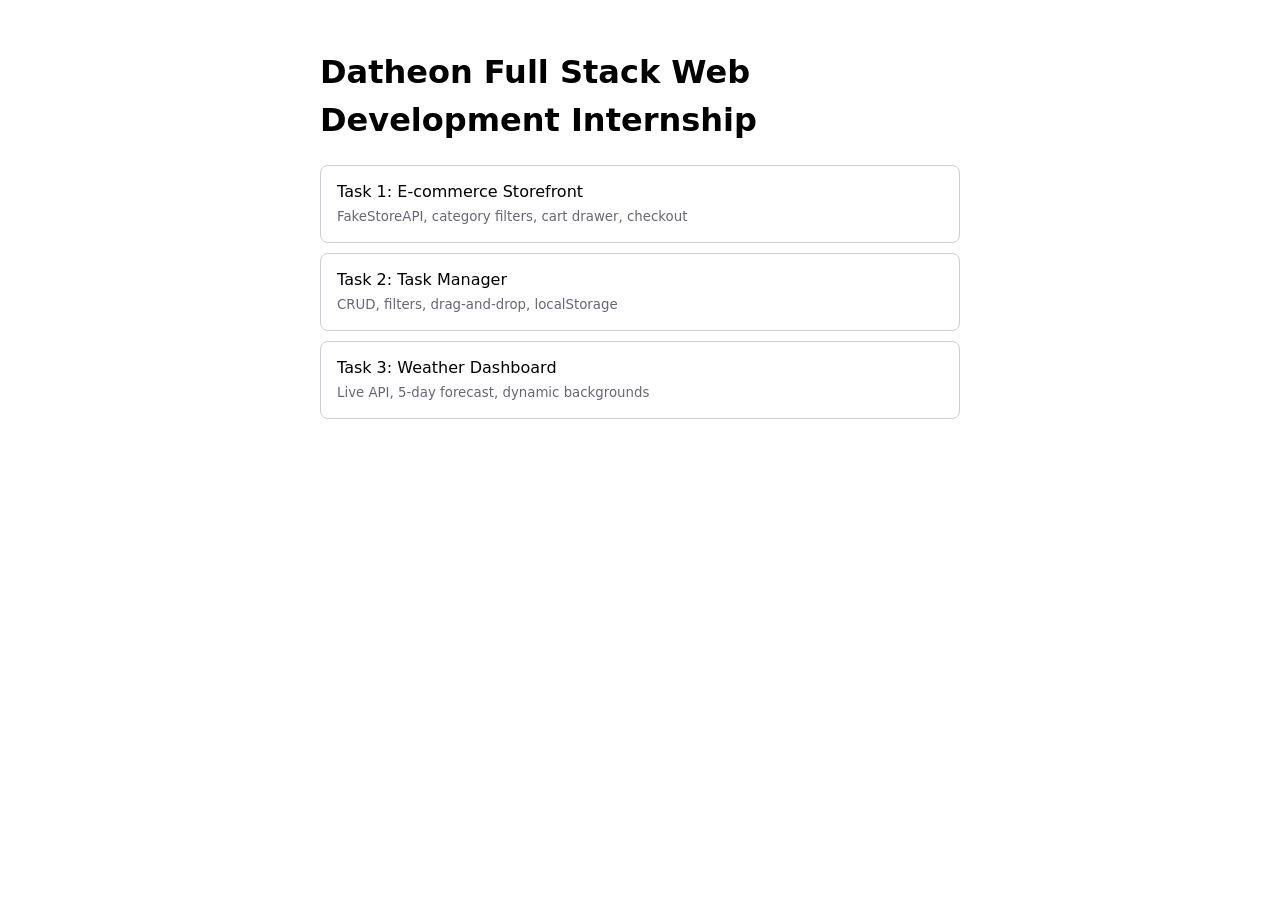
<file: index.html>
<!DOCTYPE html>
<html lang="en">
<head>
<meta charset="utf-8">
<meta name="viewport" content="width=device-width, initial-scale=1">
<title>Datheon Full Stack Web Development Internship</title>
<style>
body{font-family:system-ui,sans-serif;max-width:640px;margin:48px auto;padding:0 16px;line-height:1.5}
a{display:block;padding:14px 16px;margin:10px 0;border:1px solid #ccd;border-radius:8px;text-decoration:none;color:inherit}
a:hover{background:#f0f3ff}
small{color:#667}
</style>
</head>
<body>
<h1>Datheon Full Stack Web Development Internship</h1>
<a href="task-1-ecommerce-storefront/">Task 1: E-commerce Storefront<br><small>FakeStoreAPI, category filters, cart drawer, checkout</small></a>
<a href="task-2-task-manager/">Task 2: Task Manager<br><small>CRUD, filters, drag-and-drop, localStorage</small></a>
<a href="task-3-weather-app/">Task 3: Weather Dashboard<br><small>Live API, 5-day forecast, dynamic backgrounds</small></a>
</body>
</html>
</file>
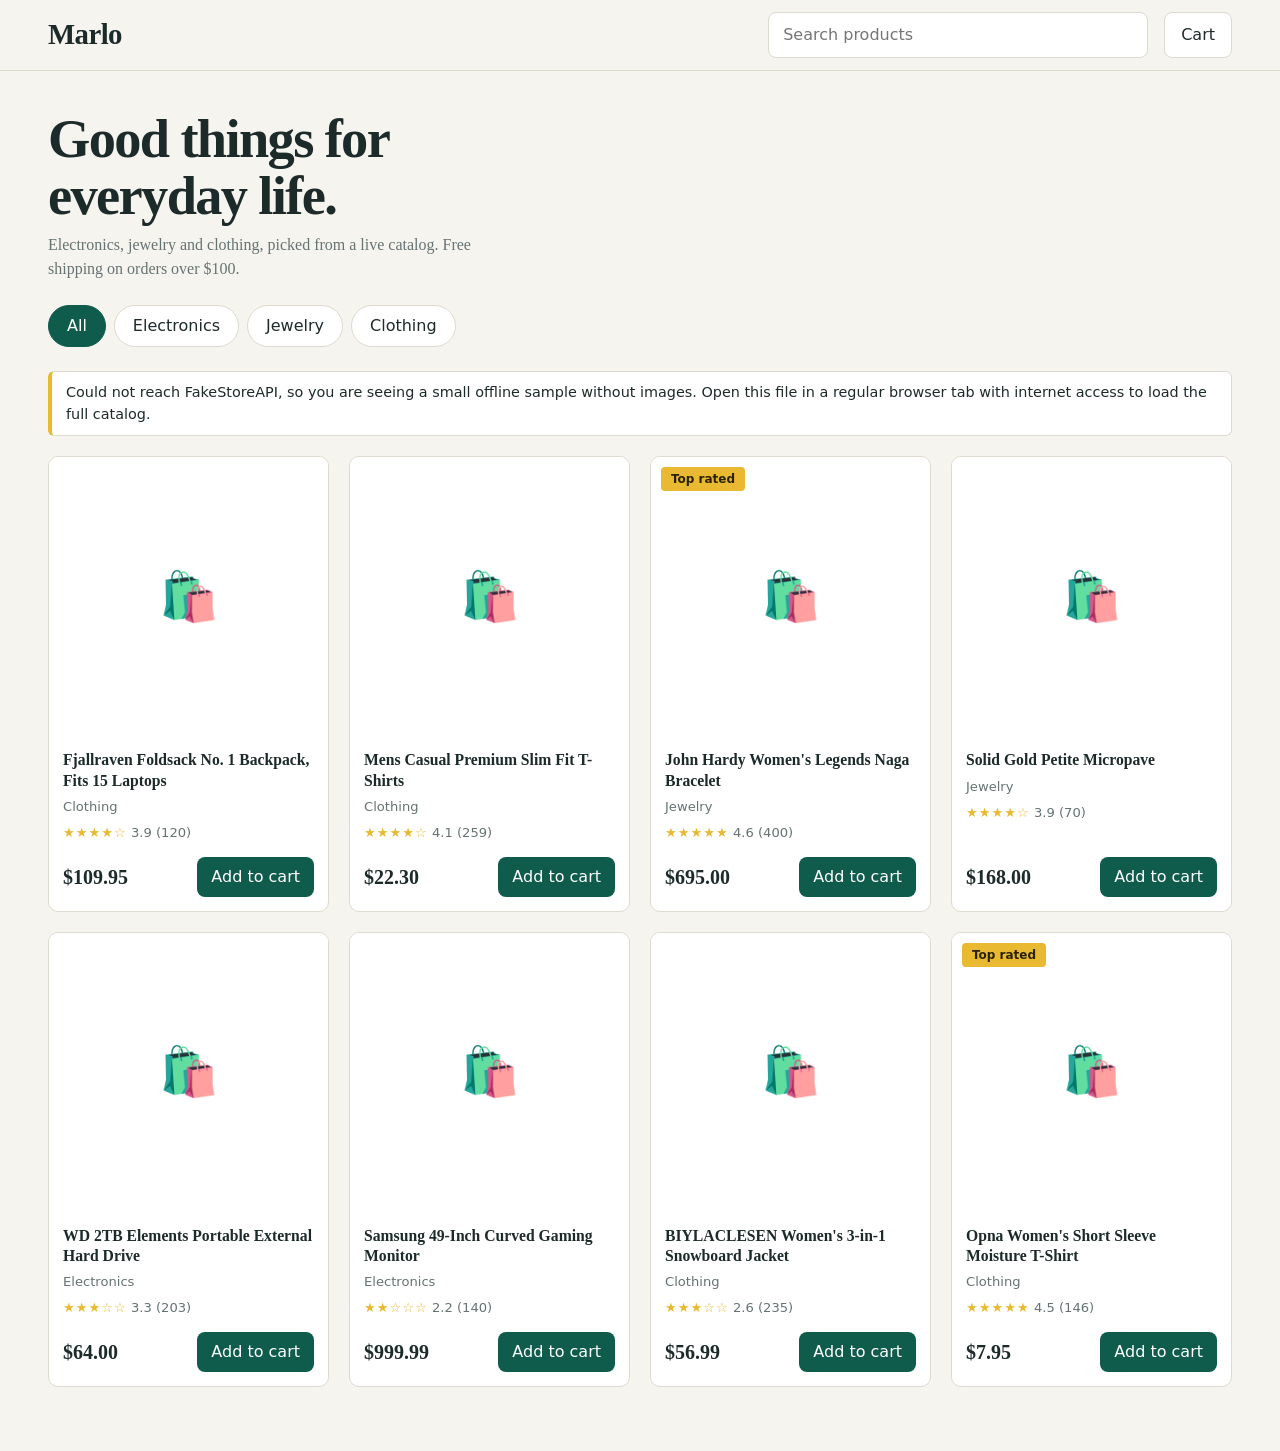
<file: task-1-ecommerce-storefront/index.html>
<!DOCTYPE html>
<html lang="en">
<head>
<meta charset="utf-8">
<meta name="viewport" content="width=device-width, initial-scale=1">
<title>Marlo – Everyday Goods</title>
<link rel="stylesheet" href="style.css">
</head>
<body>
<header>
  <div class="logo">Marlo</div>
  <input id="search" class="search" type="search" placeholder="Search products" aria-label="Search products">
  <button id="open" class="cart-btn" aria-label="Open cart">Cart <span id="count" class="count" hidden>0</span></button>
</header>
<main>
  <h1>Good things for everyday life.</h1>
  <p class="sub">Electronics, jewelry and clothing, picked from a live catalog. Free shipping on orders over $100.</p>
  <div id="filters" class="filters" role="group" aria-label="Filter by category"></div>
  <div id="note"></div>
  <div id="grid" class="grid" aria-live="polite"></div>
</main>

<div id="scrim" class="scrim"></div>
<aside id="drawer" class="drawer" aria-label="Shopping cart" aria-hidden="true">
  <div class="dh"><h2>Your cart</h2><button id="close" class="x" aria-label="Close cart">×</button></div>
  <div id="items" class="items"></div>
  <div class="df">
    <div class="sum"><span>Subtotal</span><span id="sub">$0.00</span></div>
    <div class="sum"><span>Tax (8%)</span><span id="tax">$0.00</span></div>
    <div class="sum"><span>Shipping</span><span id="ship">$0.00</span></div>
    <div class="sum tot"><span>Total</span><span id="total">$0.00</span></div>
    <button id="checkout" class="go">Check out</button>
  </div>
</aside>

<div id="modal" class="modal" role="dialog" aria-modal="true" aria-labelledby="mt">
  <div class="box" id="box"></div>
</div>

<script src="script.js"></script>
</body>
</html>
</file>
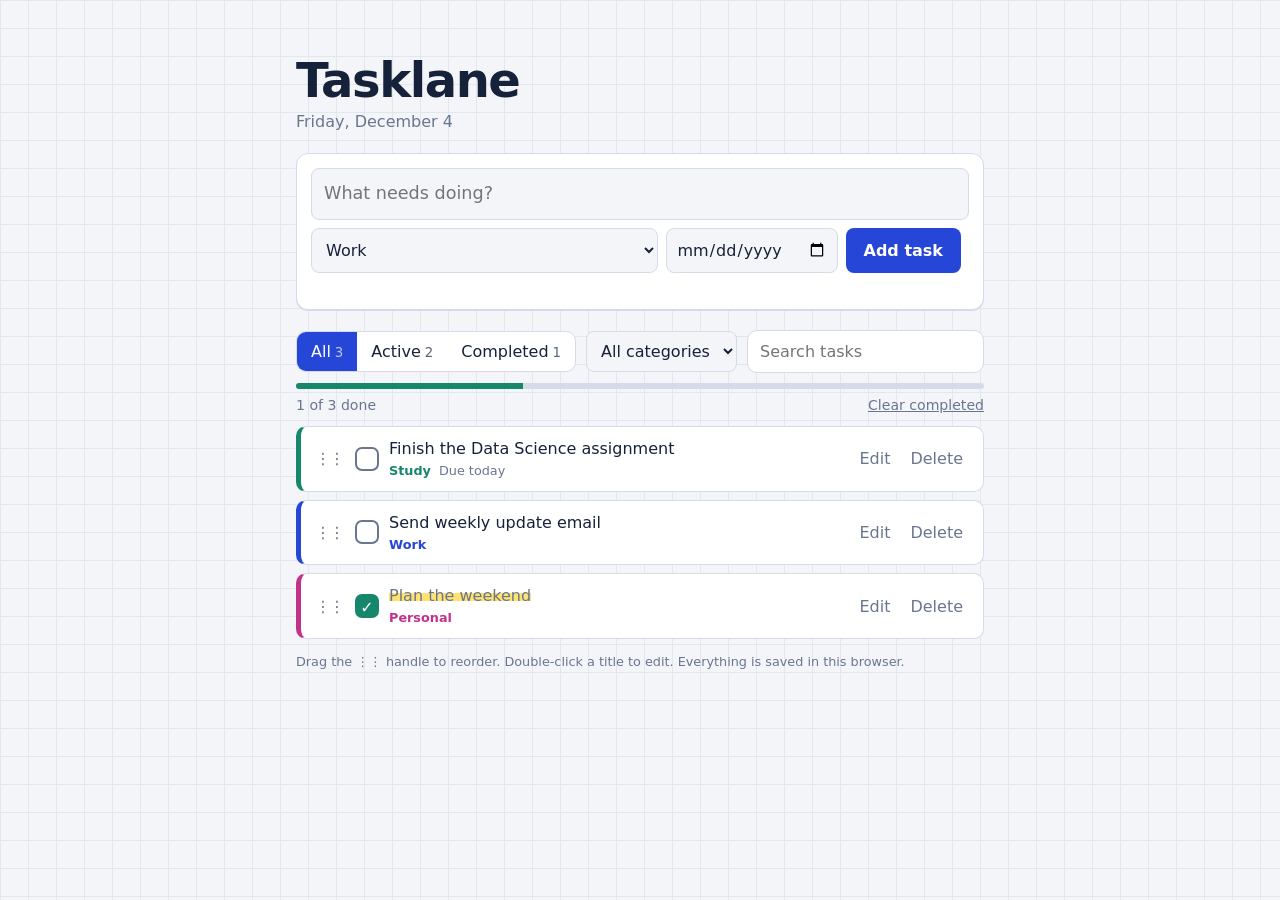
<file: task-2-task-manager/index.html>
<!DOCTYPE html>
<html lang="en">
<head>
<meta charset="utf-8">
<meta name="viewport" content="width=device-width, initial-scale=1">
<title>Tasklane – Task Manager</title>
<link rel="stylesheet" href="style.css">
</head>
<body>
<div class="wrap">
  <h1>Tasklane</h1>
  <p class="date" id="today"></p>

  <div class="panel">
    <div class="add">
      <input id="text" type="text" placeholder="What needs doing?" maxlength="120" aria-label="Task title">
      <select id="cat" aria-label="Category"><option>Work</option><option>Personal</option><option>Study</option></select>
      <input id="due" type="date" aria-label="Due date">
      <button id="addBtn" class="btn">Add task</button>
    </div>
    <div id="err" class="err" role="alert"></div>
  </div>

  <div class="bar">
    <div class="seg" id="status" role="group" aria-label="Filter by status">
      <button data-s="all" aria-pressed="true">All<small id="nAll">0</small></button>
      <button data-s="active" aria-pressed="false">Active<small id="nAct">0</small></button>
      <button data-s="done" aria-pressed="false">Completed<small id="nDone">0</small></button>
    </div>
    <select id="catFilter" aria-label="Filter by category"><option value="">All categories</option><option>Work</option><option>Personal</option><option>Study</option></select>
    <input id="search" class="search" type="search" placeholder="Search tasks" aria-label="Search tasks">
  </div>

  <div class="prog" aria-hidden="true"><i id="prog"></i></div>
  <div class="stat"><span id="summary"></span><button id="clear" class="link">Clear completed</button></div>

  <ul id="list"></ul>
  <p class="hint">Drag the ⋮⋮ handle to reorder. Double-click a title to edit. Everything is saved in this browser.</p>
</div>

<script src="script.js"></script>
</body>
</html>
</file>
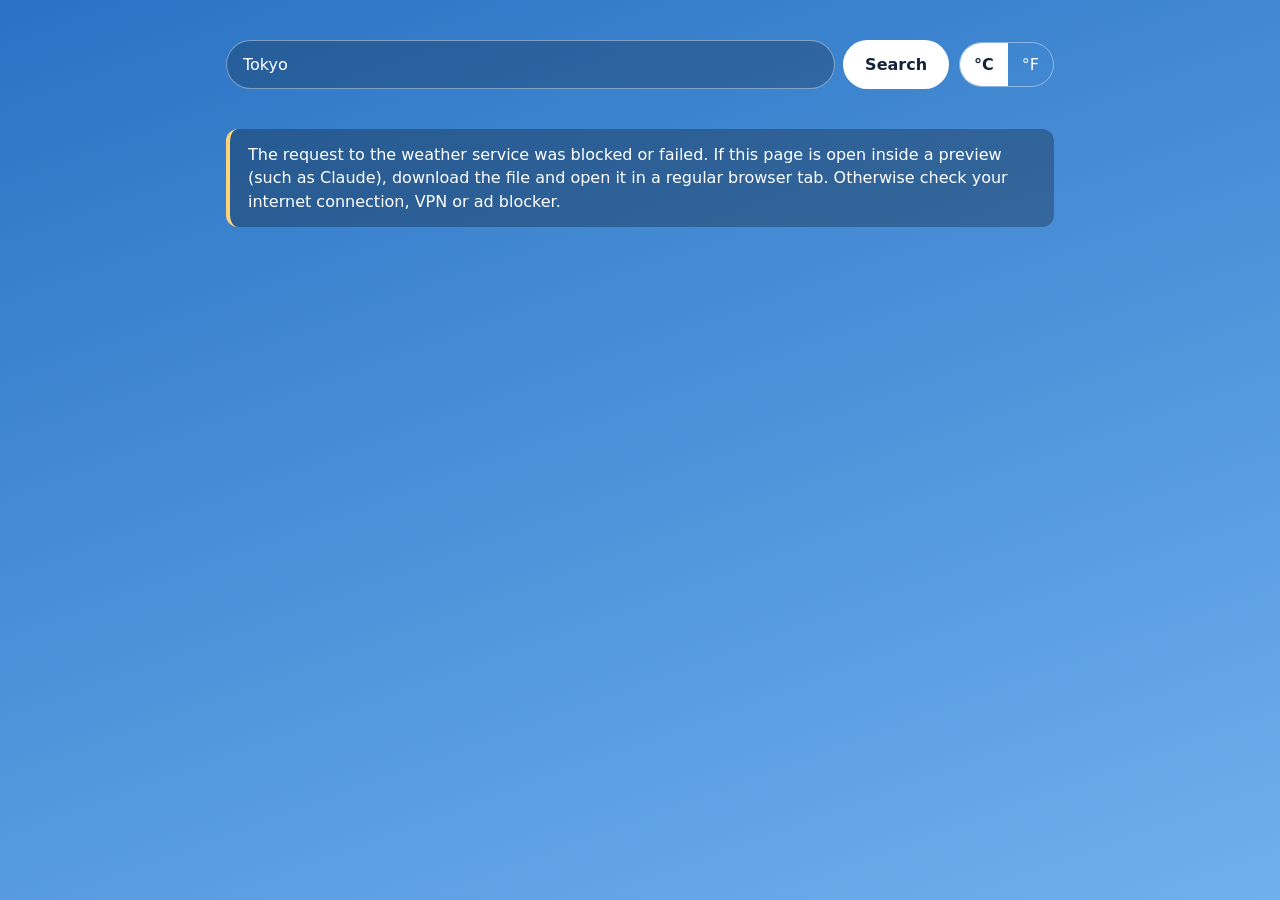
<file: task-3-weather-app/index.html>
<!DOCTYPE html>
<html lang="en">
<head>
<meta charset="utf-8">
<meta name="viewport" content="width=device-width, initial-scale=1">
<title>Skyline – Live Weather</title>
<link rel="stylesheet" href="style.css">
</head>
<body data-theme="clear-day">
<div class="wrap">
  <div class="top">
    <form id="form" role="search">
      <input id="q" type="search" placeholder="Search any city, e.g. Nairobi" aria-label="City name" autocomplete="off">
      <button class="go" type="submit">Search</button>
    </form>
    <div class="units" role="group" aria-label="Units">
      <button type="button" data-u="c" aria-pressed="true">°C</button>
      <button type="button" data-u="f" aria-pressed="false">°F</button>
    </div>
  </div>
  <div id="recent" class="recent"></div>

  <div id="msg" class="msg" role="alert" hidden></div>
  <div id="spin" class="spin" role="status" aria-label="Loading weather" hidden></div>

  <div id="out" hidden>
    <div class="hero">
      <div>
        <h1 class="city" id="city"></h1>
        <p class="sub" id="local"></p>
        <div class="temp" id="temp"></div>
        <div class="cond" id="cond"></div>
      </div>
      <div class="icon" id="icon" aria-hidden="true"></div>
    </div>
    <div class="metrics" id="metrics"></div>
    <h2>Next 5 days</h2>
    <div class="fc" id="fc"></div>
    <p class="foot">Data from Open-Meteo. Local time and forecast follow the searched city's time zone.</p>
  </div>
</div>

<script src="script.js"></script>
</body>
</html>
</file>
<file: task-1-ecommerce-storefront/style.css>
:root{--bg:#f6f4ef;--surface:#fff;--ink:#1d2a2a;--muted:#667373;--line:#dedad0;--accent:#0f5c4d;--accent-ink:#fff;--badge:#e8b931;--danger:#b3341f}
@media (prefers-color-scheme:dark){:root{--bg:#121816;--surface:#1b2420;--ink:#e9efec;--muted:#93a39d;--line:#2d3a35;--accent:#4cc3a6;--accent-ink:#06211a;--badge:#e8b931;--danger:#ff8a73}}
*{box-sizing:border-box}
body{margin:0;background:var(--bg);color:var(--ink);font:16px/1.5 Georgia,"Times New Roman",serif}
button,input{font:inherit;color:inherit}
button{cursor:pointer}
:focus-visible{outline:3px solid var(--accent);outline-offset:2px}
.sans,button,input,.badge,.meta{font-family:system-ui,-apple-system,"Segoe UI",sans-serif}
header{position:sticky;top:0;z-index:5;background:var(--bg);border-bottom:1px solid var(--line);display:flex;gap:16px;align-items:center;padding:12px clamp(16px,4vw,48px);flex-wrap:wrap}
.logo{font-size:1.8rem;font-weight:700;letter-spacing:-.02em;margin-right:auto}
.search{flex:1 1 220px;max-width:380px;padding:10px 14px;border:1px solid var(--line);border-radius:8px;background:var(--surface)}
.cart-btn{position:relative;border:1px solid var(--line);background:var(--surface);border-radius:8px;padding:10px 16px}
.count{position:absolute;top:-8px;right:-8px;min-width:22px;height:22px;border-radius:11px;background:var(--accent);color:var(--accent-ink);font-size:.75rem;display:grid;place-items:center;padding:0 5px}
.count[hidden]{display:none}
main{padding:24px clamp(16px,4vw,48px) 64px;max-width:1280px;margin:auto}
h1{font-size:clamp(2rem,5vw,3.4rem);line-height:1.05;letter-spacing:-.03em;margin:16px 0 8px;max-width:16ch}
.sub{color:var(--muted);margin:0 0 24px;max-width:56ch}
.filters{display:flex;gap:8px;flex-wrap:wrap;margin-bottom:24px}
.chip{border:1px solid var(--line);background:var(--surface);border-radius:999px;padding:8px 18px}
.chip[aria-pressed=true]{background:var(--accent);color:var(--accent-ink);border-color:var(--accent)}
.grid{display:grid;grid-template-columns:repeat(auto-fill,minmax(230px,1fr));gap:20px}
.card{background:var(--surface);border:1px solid var(--line);border-radius:10px;display:flex;flex-direction:column;overflow:hidden;position:relative}
.img{aspect-ratio:1;background:#fff;display:grid;place-items:center;padding:20px}
.img img{max-width:100%;max-height:100%;object-fit:contain}
.ph{font-size:3rem}
.badge{position:absolute;top:10px;left:10px;background:var(--badge);color:#2a2100;font-size:.75rem;font-weight:600;padding:3px 10px;border-radius:4px}
.body{padding:14px;display:flex;flex-direction:column;gap:6px;flex:1}
.title{font-size:.98rem;line-height:1.3;display:-webkit-box;-webkit-line-clamp:2;-webkit-box-orient:vertical;overflow:hidden;margin:0}
.meta{color:var(--muted);font-size:.82rem}
.stars{color:var(--badge);letter-spacing:1px}
.row{display:flex;justify-content:space-between;align-items:center;margin-top:auto;padding-top:8px}
.price{font-size:1.25rem;font-weight:700}
.add{background:var(--accent);color:var(--accent-ink);border:0;border-radius:8px;padding:8px 14px}
.add:active{transform:scale(.97)}
.skel{height:340px;border-radius:10px;background:linear-gradient(90deg,var(--line),var(--surface),var(--line));background-size:200% 100%;animation:sh 1.2s infinite}
@keyframes sh{to{background-position:-200% 0}}
.note{background:var(--surface);border:1px solid var(--line);border-left:4px solid var(--badge);padding:10px 14px;border-radius:6px;margin-bottom:20px;font-size:.9rem}
.empty{color:var(--muted);padding:40px 0}
.scrim{position:fixed;inset:0;background:rgba(0,0,0,.45);opacity:0;pointer-events:none;transition:opacity .25s;z-index:10}
.scrim.on{opacity:1;pointer-events:auto}
.drawer{position:fixed;top:0;right:0;height:100%;width:min(420px,100%);background:var(--bg);z-index:11;transform:translateX(100%);transition:transform .3s;display:flex;flex-direction:column;border-left:1px solid var(--line)}
.drawer.on{transform:none}
.dh,.df{padding:16px 20px;display:flex;justify-content:space-between;align-items:center}
.dh{border-bottom:1px solid var(--line)}
.dh h2{margin:0;font-size:1.3rem}
.x{border:0;background:none;font-size:1.6rem;line-height:1}
.items{flex:1;overflow:auto;padding:8px 20px}
.item{display:grid;grid-template-columns:56px 1fr auto;gap:12px;padding:12px 0;border-bottom:1px solid var(--line);align-items:center}
.item img{width:56px;height:56px;object-fit:contain;background:#fff;border-radius:6px}
.item .t{font-size:.9rem;line-height:1.25;display:-webkit-box;-webkit-line-clamp:2;-webkit-box-orient:vertical;overflow:hidden}
.qty{display:flex;align-items:center;gap:8px;margin-top:6px}
.qty button{width:28px;height:28px;border:1px solid var(--line);background:var(--surface);border-radius:6px}
.rm{border:0;background:none;color:var(--danger);font-size:.8rem;text-decoration:underline;padding:0}
.df{flex-direction:column;align-items:stretch;gap:6px;border-top:1px solid var(--line);background:var(--surface)}
.sum{display:flex;justify-content:space-between;font-family:system-ui,sans-serif;font-size:.92rem}
.sum.tot{font-size:1.15rem;font-weight:700;border-top:1px solid var(--line);padding-top:8px;margin-top:4px}
.go{background:var(--accent);color:var(--accent-ink);border:0;border-radius:8px;padding:12px;margin-top:8px;font-weight:600;width:100%}
.go:disabled{opacity:.4;cursor:not-allowed}
.modal{position:fixed;inset:0;display:none;place-items:center;z-index:20;background:rgba(0,0,0,.5);padding:16px}
.modal.on{display:grid}
.box{background:var(--surface);border-radius:12px;padding:24px;width:min(440px,100%);max-height:90vh;overflow:auto}
.box h2{margin:0 0 12px}
.box label{display:block;font-family:system-ui,sans-serif;font-size:.85rem;margin:10px 0 4px}
.box input{width:100%;padding:10px;border:1px solid var(--line);border-radius:8px;background:var(--bg)}
.two{display:grid;grid-template-columns:1fr 1fr;gap:10px}
.err{color:var(--danger);font-family:system-ui,sans-serif;font-size:.85rem;min-height:1.2em;margin-top:8px}
@media (prefers-reduced-motion:reduce){*{transition:none!important;animation:none!important}}
</file>
<file: task-2-task-manager/style.css>
:root{--bg:#f3f5f9;--grid:#e1e6ef;--surface:#fff;--ink:#16213a;--muted:#6a7590;--line:#d5dbe8;--accent:#2646d8;--accent-ink:#fff;--hl:#ffe36e;--danger:#c0392b;
--work:#2646d8;--personal:#c2328a;--study:#16876b}
@media (prefers-color-scheme:dark){:root{--bg:#0f1524;--grid:#18203a;--surface:#182038;--ink:#e8ecf7;--muted:#97a3c2;--line:#2b3658;--accent:#7c93ff;--accent-ink:#0b1230;--hl:#8a7a1c;--danger:#ff8f80;
--work:#8ea2ff;--personal:#ff8fcf;--study:#5fdcb8}}
*{box-sizing:border-box}
body{margin:0;min-height:100vh;color:var(--ink);font:16px/1.45 "Avenir Next","Segoe UI",system-ui,sans-serif;
background-color:var(--bg);background-image:linear-gradient(var(--grid) 1px,transparent 1px),linear-gradient(90deg,var(--grid) 1px,transparent 1px);background-size:28px 28px}
button,input,select{font:inherit;color:inherit}
button{cursor:pointer}
:focus-visible{outline:3px solid var(--accent);outline-offset:2px}
.wrap{max-width:720px;margin:0 auto;padding:clamp(20px,5vw,56px) 16px 64px}
h1{font-size:clamp(2rem,6vw,3rem);margin:0;letter-spacing:-.03em;line-height:1}
.date{color:var(--muted);margin:6px 0 20px}
.panel{background:var(--surface);border:1px solid var(--line);border-radius:12px;padding:14px;box-shadow:0 1px 0 var(--line)}
.add{display:grid;grid-template-columns:1fr auto auto auto;gap:8px}
.add input[type=text]{grid-column:1/-1;font-size:1.1rem;padding:12px;border:1px solid var(--line);border-radius:8px;background:var(--bg)}
select,input[type=date]{padding:9px 10px;border:1px solid var(--line);border-radius:8px;background:var(--bg)}
.btn{background:var(--accent);color:var(--accent-ink);border:0;border-radius:8px;padding:9px 18px;font-weight:600}
.btn.ghost{background:none;color:var(--ink);border:1px solid var(--line)}
.err{color:var(--danger);font-size:.85rem;min-height:1.2em;margin:6px 2px 0}
.bar{display:flex;gap:10px;flex-wrap:wrap;align-items:center;margin:20px 0 10px}
.seg{display:flex;border:1px solid var(--line);border-radius:10px;overflow:hidden;background:var(--surface)}
.seg button{border:0;background:none;padding:8px 14px}
.seg button[aria-pressed=true]{background:var(--accent);color:var(--accent-ink)}
.seg small{opacity:.7;margin-left:4px}
.search{flex:1 1 150px;padding:9px 12px;border:1px solid var(--line);border-radius:10px;background:var(--surface)}
.prog{height:6px;background:var(--line);border-radius:3px;overflow:hidden;margin:4px 0 6px}
.prog i{display:block;height:100%;width:0;background:var(--study);transition:width .4s}
.stat{display:flex;justify-content:space-between;color:var(--muted);font-size:.88rem;margin-bottom:10px}
.link{background:none;border:0;color:var(--muted);text-decoration:underline;padding:0}
ul{list-style:none;margin:0;padding:0;display:grid;gap:8px}
li{display:grid;grid-template-columns:auto auto 1fr auto;gap:10px;align-items:center;background:var(--surface);border:1px solid var(--line);border-left:5px solid var(--c);border-radius:10px;padding:10px 12px;transition:opacity .2s,transform .2s,box-shadow .2s}
li[data-cat=Work]{--c:var(--work)}li[data-cat=Personal]{--c:var(--personal)}li[data-cat=Study]{--c:var(--study)}
li.new{animation:in .3s}
li.out{opacity:0;transform:translateX(30px)}
li.drag{opacity:.4}
li.over{box-shadow:0 -3px 0 var(--accent)}
@keyframes in{from{opacity:0;transform:translateY(-8px)}}
.grip{cursor:grab;color:var(--muted);user-select:none;letter-spacing:-2px;padding:0 2px}
.chk{width:24px;height:24px;border:2px solid var(--muted);border-radius:7px;background:none;display:grid;place-items:center;padding:0;color:transparent;transition:background .2s,border-color .2s,color .2s}
.done .chk{background:var(--study);border-color:var(--study);color:#fff}
.chk.pop{animation:pop .35s}
@keyframes pop{40%{transform:scale(1.35)}}
.txt{min-width:0}
.title{display:inline;background:linear-gradient(var(--hl),var(--hl)) no-repeat 0 62%/0 .5em;transition:background-size .35s,color .3s;word-break:break-word}
.done .title{background-size:100% .5em;color:var(--muted)}
.meta{display:flex;gap:8px;font-size:.8rem;color:var(--muted);margin-top:2px;flex-wrap:wrap}
.tag{color:var(--c);font-weight:600}
.late{color:var(--danger);font-weight:600}
.acts{display:flex;gap:4px}
.acts button{border:0;background:none;color:var(--muted);padding:6px 8px;border-radius:6px}
.acts button:hover{background:var(--bg);color:var(--ink)}
.edit{grid-column:1/-1;display:grid;grid-template-columns:1fr auto auto;gap:8px}
.edit input[type=text]{grid-column:1/-1;padding:9px;border:1px solid var(--line);border-radius:8px;background:var(--bg)}
.edit .row{grid-column:1/-1;display:flex;gap:8px;justify-content:flex-end}
.empty{text-align:center;color:var(--muted);padding:36px 12px;background:var(--surface);border:1px dashed var(--line);border-radius:10px}
.hint{color:var(--muted);font-size:.8rem;margin-top:14px}
@media (max-width:520px){.add{grid-template-columns:1fr 1fr}.add .btn{grid-column:1/-1}li{grid-template-columns:auto 1fr auto}.grip{display:none}}
@media (prefers-reduced-motion:reduce){*{transition:none!important;animation:none!important}}
</file>
<file: task-3-weather-app/style.css>
@property --a{syntax:'<color>';inherits:true;initial-value:#2a73c4}
@property --b{syntax:'<color>';inherits:true;initial-value:#6fb0ee}
:root{--a:#2a73c4;--b:#6fb0ee}
[data-theme=clear-day]{--a:#2a73c4;--b:#6fb0ee}
[data-theme=clear-night]{--a:#0b1230;--b:#2a2f6b}
[data-theme=cloud-day]{--a:#556a80;--b:#9fb0c0}
[data-theme=cloud-night]{--a:#171d27;--b:#3b4655}
[data-theme=rain]{--a:#2a3d51;--b:#5d768c}
[data-theme=storm]{--a:#1a1c2b;--b:#4a4a68}
[data-theme=snow]{--a:#4f6b88;--b:#98b2cc}
[data-theme=fog]{--a:#6b737b;--b:#aab1b7}
*{box-sizing:border-box}
body{margin:0;min-height:100vh;color:#fff;font:16px/1.45 "Segoe UI",system-ui,-apple-system,sans-serif;background:linear-gradient(160deg,var(--a),var(--b)) fixed;transition:--a 1.2s,--b 1.2s}
button,input{font:inherit;color:inherit}
button{cursor:pointer}
:focus-visible{outline:3px solid #fff;outline-offset:2px}
.wrap{max-width:860px;margin:0 auto;padding:clamp(16px,4vw,40px) 16px 56px}
.top{display:flex;gap:10px;flex-wrap:wrap;align-items:center}
form{display:flex;flex:1 1 280px;gap:8px}
input[type=search]{flex:1;min-width:0;padding:12px 16px;border-radius:999px;border:1px solid rgba(255,255,255,.4);background:rgba(0,0,0,.22);color:#fff}
input::placeholder{color:rgba(255,255,255,.75)}
.go{border:0;border-radius:999px;background:#fff;color:#14233a;padding:12px 22px;font-weight:700}
.units{display:flex;border:1px solid rgba(255,255,255,.4);border-radius:999px;overflow:hidden}
.units button{border:0;background:none;padding:10px 14px}
.units button[aria-pressed=true]{background:#fff;color:#14233a;font-weight:700}
.recent{display:flex;gap:8px;flex-wrap:wrap;margin:12px 0 0}
.chip{border:1px solid rgba(255,255,255,.45);background:rgba(0,0,0,.15);border-radius:999px;padding:4px 12px;font-size:.85rem}
.msg{margin-top:28px;padding:14px 18px;border-radius:12px;background:rgba(0,0,0,.28);border-left:4px solid #ffd479}
.msg[hidden],.spin[hidden],#out[hidden]{display:none}
.spin{margin:60px auto;width:44px;height:44px;border:4px solid rgba(255,255,255,.3);border-top-color:#fff;border-radius:50%;animation:r .8s linear infinite}
@keyframes r{to{transform:rotate(360deg)}}
.hero{display:flex;flex-wrap:wrap;align-items:center;justify-content:space-between;gap:12px;margin:36px 0 24px}
.city{font-size:clamp(1.5rem,4vw,2.2rem);margin:0;font-weight:600}
.sub{opacity:.85;margin:2px 0 0}
.temp{font-size:clamp(5rem,20vw,9rem);font-weight:200;line-height:.95;letter-spacing:-.05em;margin:8px 0}
.cond{font-size:1.3rem}
.icon{font-size:clamp(5rem,18vw,8rem);line-height:1;animation:fl 5s ease-in-out infinite}
@keyframes fl{50%{transform:translateY(-8px)}}
.metrics{display:grid;grid-template-columns:repeat(auto-fit,minmax(150px,1fr));background:rgba(0,0,0,.2);border-radius:14px}
.m{padding:14px 18px;border-right:1px solid rgba(255,255,255,.2)}
.m:last-child{border-right:0}
.m span{display:block;opacity:.8;font-size:.85rem}
.m b{font-size:1.4rem;font-weight:600}
h2{font-size:1rem;font-weight:600;margin:28px 0 10px;opacity:.9}
.fc{display:flex;background:rgba(0,0,0,.2);border-radius:14px;overflow:hidden}
.day{flex:1;padding:14px 6px;text-align:center;border-right:1px solid rgba(255,255,255,.2);min-width:0}
.day:last-child{border-right:0}
.day .i{font-size:2rem;margin:4px 0}
.day .hi{font-weight:700}
.day .lo{opacity:.75}
.foot{margin-top:28px;font-size:.8rem;opacity:.8}
@media (max-width:520px){.m{border-right:0;border-bottom:1px solid rgba(255,255,255,.2)}.day{font-size:.85rem}}
@media (prefers-reduced-motion:reduce){*{animation:none!important;transition:none!important}}
</file>
